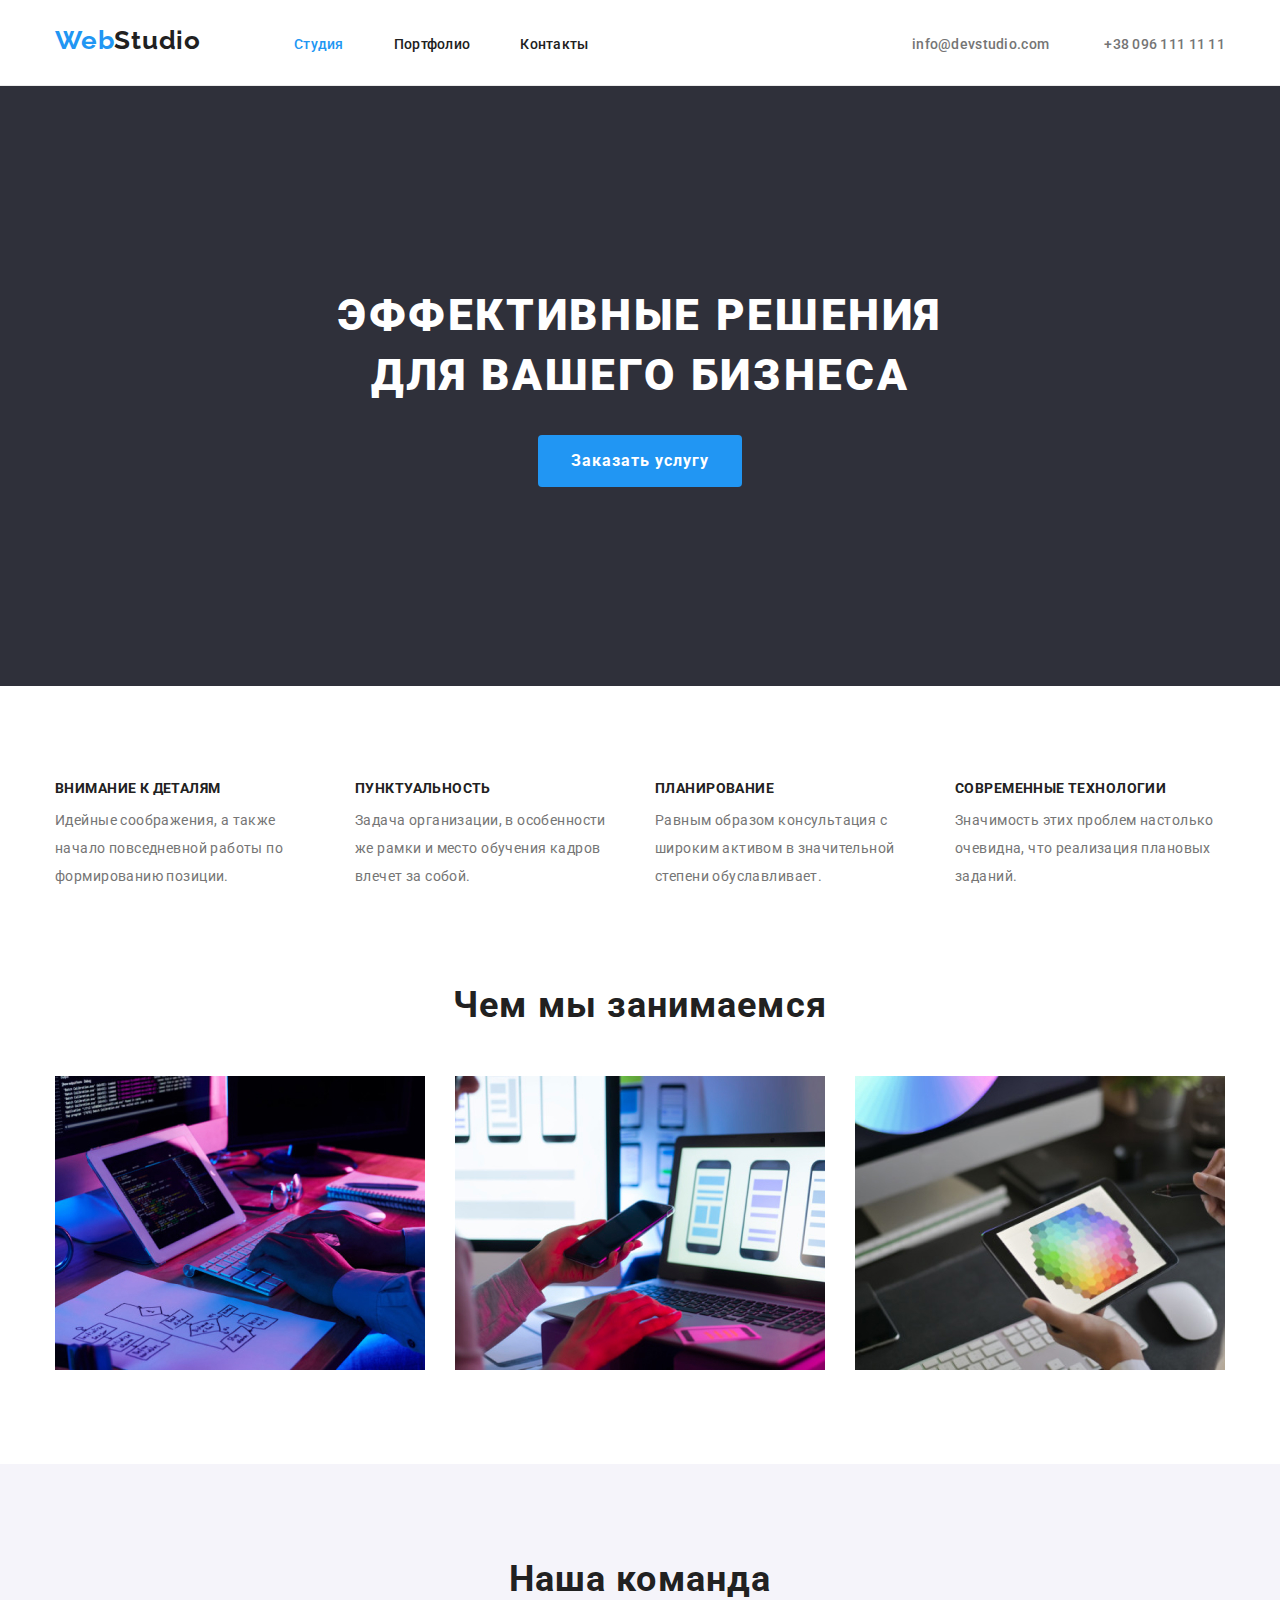
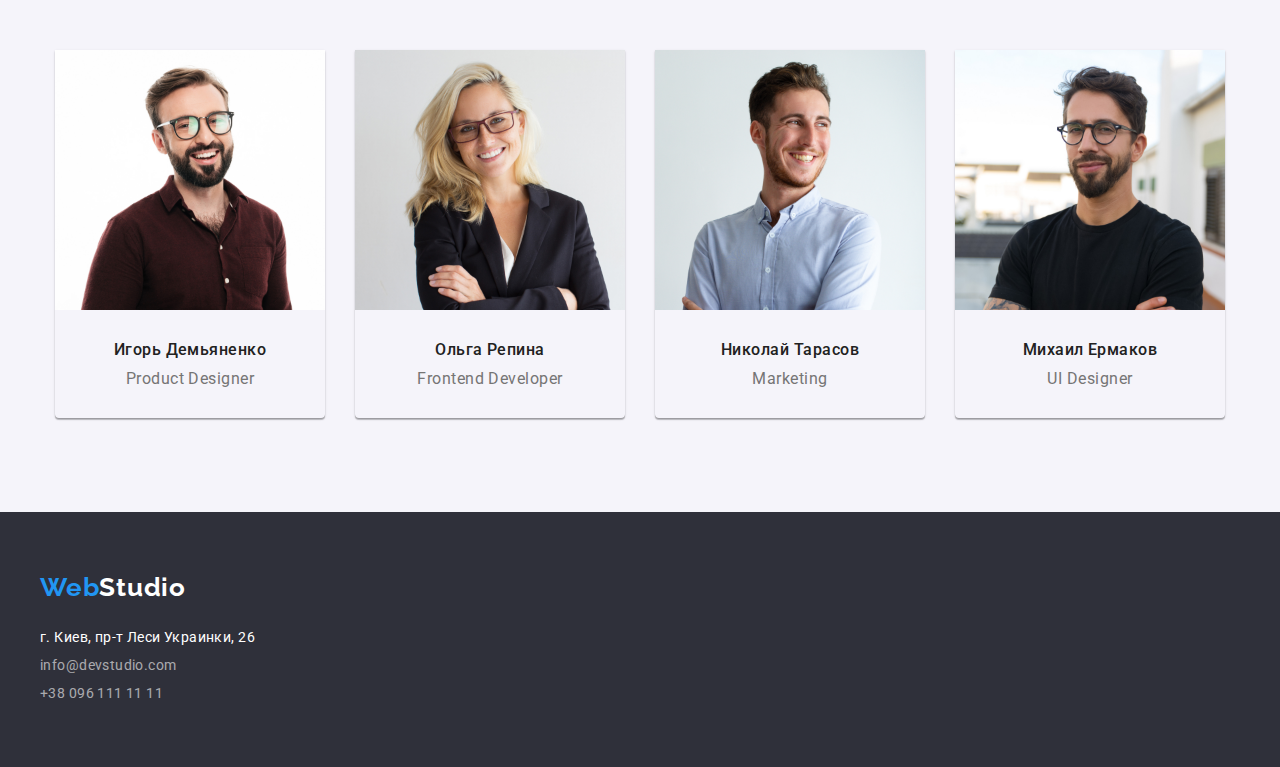
<file: index.html>
<!DOCTYPE html>
<html lang="ru">
  <head>
    <meta charset="UTF-8" />
    <meta name="viewport" content="width=device-width, initial-scale=1.0" />
    <title>WebStudio</title>
    <link rel="stylesheet" href="./css/styles.css" />
    <link
      rel="stylesheet"
      href="https://cdnjs.cloudflare.com/ajax/libs/modern-normalize/0.7.0/modern-normalize.min.css"
    />
    <link
      href="https://fonts.googleapis.com/css2?family=Raleway:wght@400;700&family=Roboto:wght@400;500;700;900&display=swap"
      rel="stylesheet"
    />
  </head>
  <body>
    <header>
      <div class="container leveling">
        <nav class="header__nav">
          <a class="logo" href="./index.html">
            <p>Web<span class="logo_Studio">Studio</span></p>
          </a>
          <ul class="header__list">
            <li class="item"><a class="link current" href="./index.html">Студия</a></li>
            <li class="item"><a class="link" href="./portfolio.html">Портфолио</a></li>
            <li class="item"><a class="link" href="">Контакты</a></li>
          </ul>
        </nav>
        <address class="header__address">
          <a class="addres-link" href="mailto:info@devstudio.com">info@devstudio.com</a>
          <a class="addres-link" href="tell:+380961111111">+38 096 111 11 11</a>
        </address>
      </div>
    </header>
    <main>
      <!-- секція Герой -->
      <section class="hero">
        <div class="hero__bloс">
        <h1 class="title">
          Эффективные решения
          для вашего бизнеса
        </h1>
        <button class="button" type="button">Заказать услугу</button>
        </div>
      </section>
      <!-- секція переваги   -->
      <section class="advantages">
        <div class="container">
          <h2 class="visually-hidden">advantages</h2>
          <ul class="advantages__list">
            <li class="advantages__item">
              <p class="advantages__title">Внимание к деталям</p>
              <p class="advantages__descript">
                Идейные соображения, а также начало повседневной работы по формированию позиции.
              </p>
            </li>
            <li class="advantages__item">
              <p class="advantages__title">Пунктуальность</p>
              <p class="advantages__descript">
                Задача организации, в особенности же рамки и место обучения кадров влечет за собой.
              </p>
            </li>
            <li class="advantages__item">
              <p class="advantages__title">Планирование</p>
              <p class="advantages__descript">
                Равным образом консультация с широким активом в значительной степени обуславливает.
              </p>
            </li>
            <li class="advantages__item">
              <p class="advantages__title">Современные технологии</p>
              <p class="advantages__descript">
                Значимость этих проблем настолько очевидна, что реализация плановых заданий.
              </p>
            </li>
          </ul>
        </div>
      </section>
      <!-- секція чим ми займаємось -->
      <section class="specialty section__joint">
        <div class="container">
          <h2 class="specialty__title">Чем мы занимаемся</h2>
          <ul class="specialty__list">
            <li class="specialty__item">
              <img src="./images/specialty/desktop.jpg" alt="desktop" width="370" height="294" />
            </li>
            <li class="specialty__item">
              <img src="./images/specialty/mobile.jpg" alt="mobile" width="370" height="294" />
            </li>
            <li class="specialty__item">
              <img src="./images/specialty/tablet.jpg" alt="tablet" width="370" height="294" />
            </li>
          </ul>
        </div>
      </section>
      <!-- секція наша команда -->
      <section class="team section__joint">
        <div class="container">
          <h2 class="team__title">Наша команда</h2>
          <ul class="team__list">
            <li class="team__item">
              <img class="team__img" src="./images/team/igor.jpg" alt="Игорь Демьяненко" width="270" height="260" />
              <div class="team__card">
                <h3 class="team__subtitle">Игорь Демьяненко</h3>
                <p class="team__descript">Product Designer</p>
              </div>
            </li>
            <li class="team__item">
              <img class="team__img" src="./images/team/olha.jpg" alt="Ольга Репина" width="270" height="260" />
                <div class="team__card">
                 <h3 class="team__subtitle">Ольга Репина</h3>
                 <p class="team__descript">Frontend Developer</p>
              </div>
            </li>
            <li class="team__item">
              <img class="team__img" src="./images/team/mykola.jpg" alt="Николай Тарасов" width="270" height="260" />
              <div class="team__card">
               <h3 class="team__subtitle">Николай Тарасов</h3>
               <p class="team__descript">Marketing</p>
              </div>
            </li>
            <li class="team__item">
              <img class="team__img" src="./images/team/myhailo.jpg" alt="Михаил Ермаков" width="270" height="260" />
              <div class="team__card">
               <h3 class="team__subtitle">Михаил Ермаков</h3>
               <p class="team__descript">UI Designer</p>
              </div>
            </li>
          </ul>
        </div>
      </section>
    </main>
    <!-- футер -->
    <footer class="page-footer">
      <div class="container">
        <a class="logo" href="./index.html">
          <p>Web<span class="logo_Studio">Studio</span></p>
        </a>
        <address>
          <p class="footer-address">г. Киев, пр-т Леси Украинки, 26</p>
          <a class="footer_link" href="mailto:info@devstudio.com">info@devstudio.com</a>
          <a class="footer_link" href="tell:+380961111111">+38 096 111 11 11</a>
        </address>
      </div>
    </footer>
  </body>
</html>
</file>
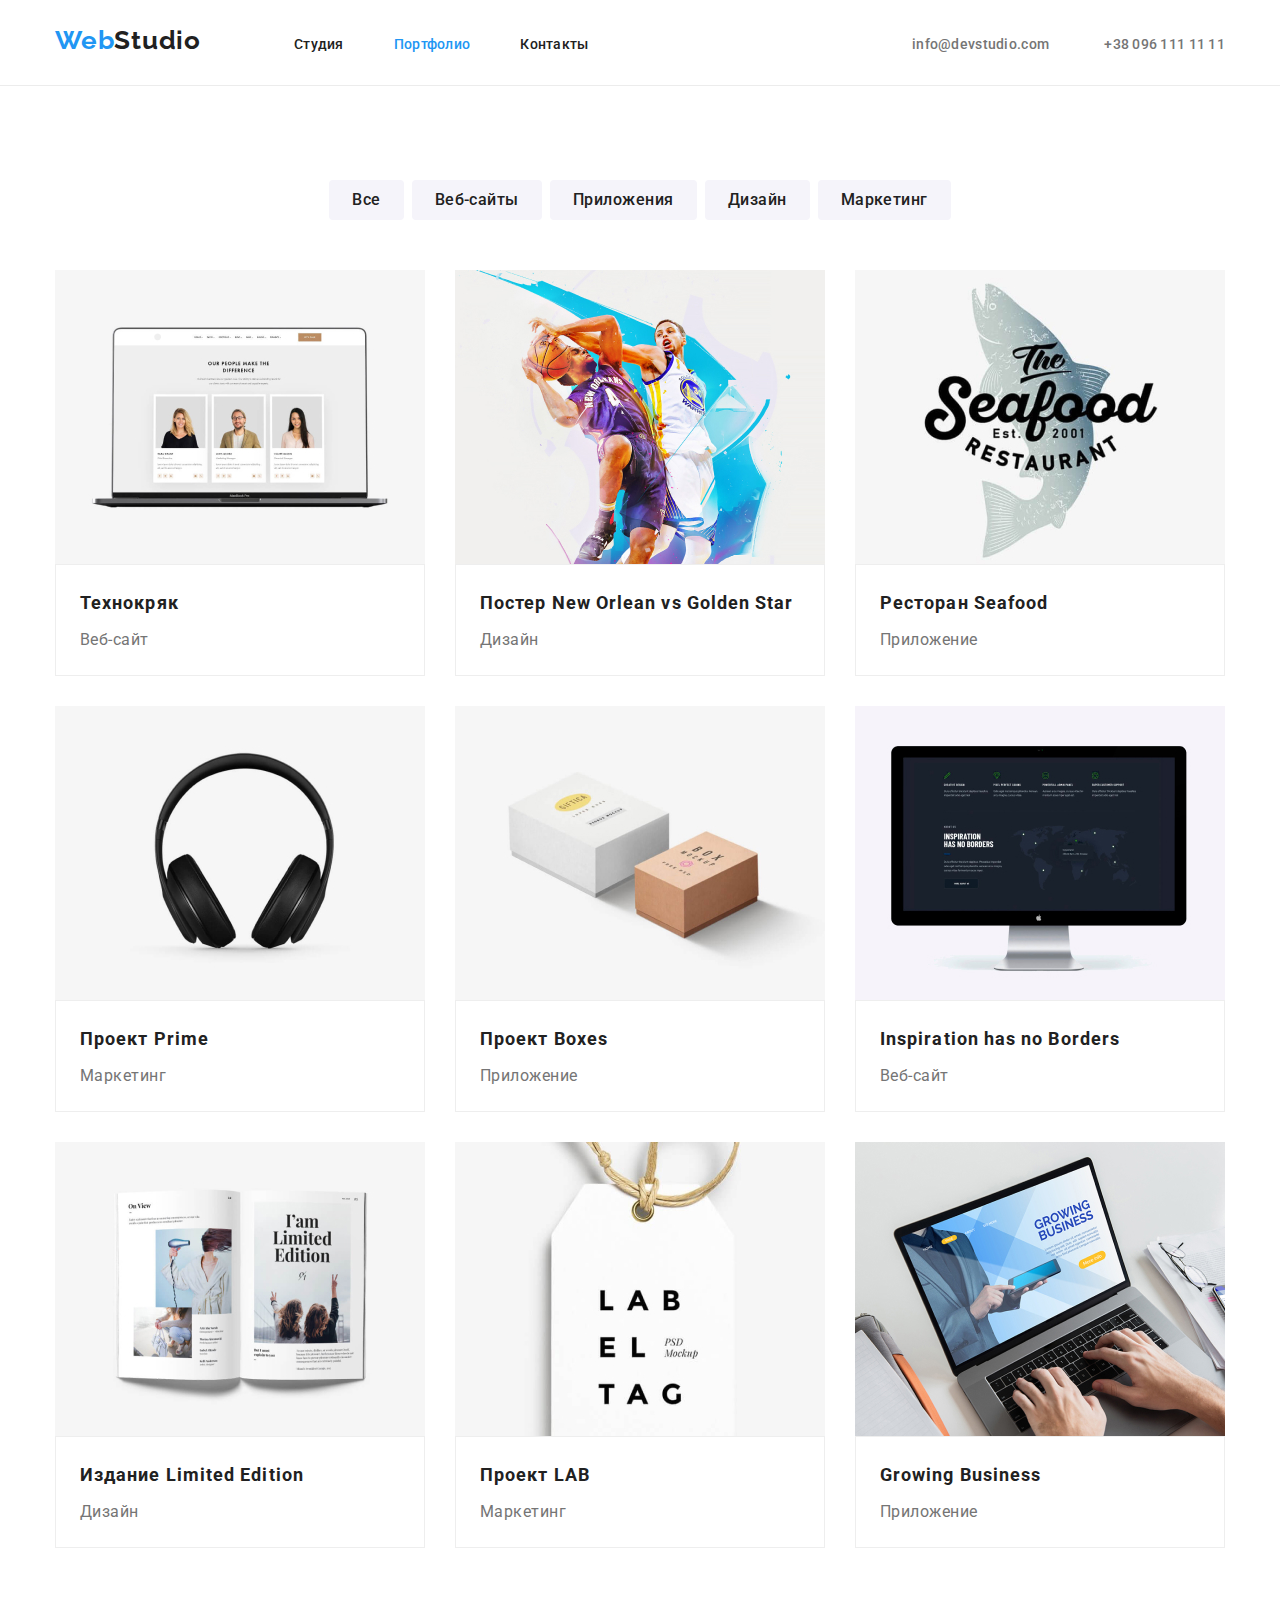
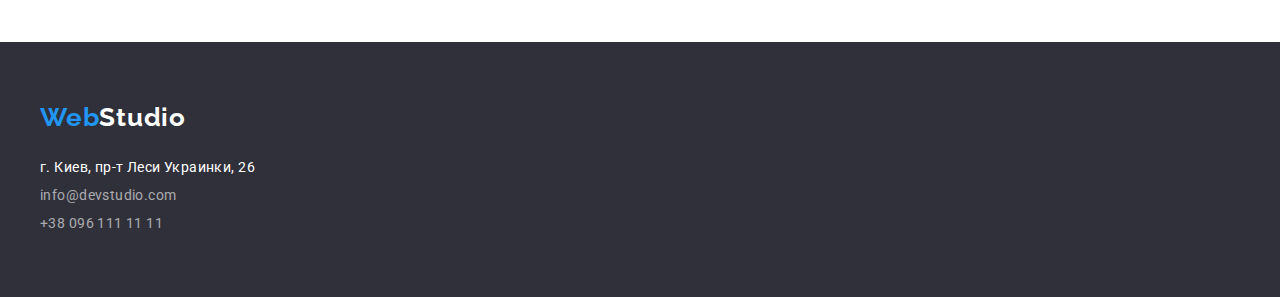
<file: portfolio.html>
<!DOCTYPE html>
<html lang="en">
<head>
  <meta charset="UTF-8">
  <meta name="viewport" content="width=device-width, initial-scale=1.0">
  <title>WebStudio</title>
  <link rel="stylesheet" href="./css/styles.css">
  <link
    rel="stylesheet"
    href="https://cdnjs.cloudflare.com/ajax/libs/modern-normalize/0.7.0/modern-normalize.min.css"
  />
  <link
      href="https://fonts.googleapis.com/css2?family=Raleway:wght@400;700&family=Roboto:wght@400;500;700;900&display=swap"
      rel="stylesheet"
    />
</head>
<body>
  <header>
    <div class="container leveling">
    <nav class="header__nav">
      <a class="logo" href="./index.html"> 
        <p>Web<span class="logo_Studio">Studio</span> </p>
      </a>
      <ul class="header__list"> 
        <li class="item"> <a class="link"  href="./index.html">Студия</a> </li>
        <li class="item"> <a class="link current" href="./portfolio.html">Портфолио</a> </li>
        <li class="item"> <a class="link" href="">Контакты</a> </li>
      </ul>
    </nav>
    <address class="header__address">
      <a class="addres-link" href="mailto:info@devstudio.com">info@devstudio.com</a>
      <a class="addres-link" href="tell:+380961111111">+38 096 111 11 11</a>
    </address>
    </div>
  </header>

  <main>
      <!-- наші проекти  -->
    <section class="our_projects filter section__joint">
      <div class="container">
              <!-- фільтер -->
        <h1 class="visually-hidden" >Portfolio</h1>
      <ul class="filter__list">
        <li class="filter__item"> <button class="button" type="button">Все</button> </li>
        <li class="filter__item"> <button class="button" type="button">Веб-сайты</button> </li>
        <li class="filter__item"> <button class="button" type="button">Приложения</button> </li>
        <li class="filter__item"> <button class="button" type="button">Дизайн</button> </li>
        <li class="filter__item"> <button class="button" type="button">Маркетинг</button> </li>
      </ul>

      <ul class="our_projects__list">
        <li class="our_projects__item">
           <a href="">
              <div class="our_projects__img-hover">
                 <img class="our_projects__img" src="./images/portfolio/p-folio_tehnokriak.jpg" alt="Веб-сайты" width="370px" height="294px" >
                 </div>
          <div class="our_projects__card">
          <h2 class="our_projects__title"> Технокряк</h2> 
          <p class="our_projects__descript">Веб-сайт </p> 
        </div> 
      </a> 
      </li>
        <li class="our_projects__item"> 
          <a href=""> 
            <div class="our_projects__img-hover"> 
              <img class="our_projects__img" src="./images/portfolio/p-folio_poster_New_Orlean.jpg" alt="Постери" width="370px" height="294px" > </div>
          <div class="our_projects__card">
          <h2 class="our_projects__title">Постер New Orlean vs Golden Star </h2> 
          <p class="our_projects__descript">Дизайн </p> 
        </div> 
      </a> 
       </li>
        <li class="our_projects__item"> 
          <a href=""> 
            <div class="our_projects__img-hover">
             <img class="our_projects__img" src="./images/portfolio/p-folio_restaurant_Seafood.jpg" alt="ресторани" width="370px" height="294px" > 
            </div>
          <div class="our_projects__card">
          <h2 class="our_projects__title">Ресторан Seafood </h2>
          <p class="our_projects__descript"> Приложение</p>
         </div>
         </a> 
        </li>
        <li class="our_projects__item">
           <a href="">
              <div class="our_projects__img-hover">
              <img class="our_projects__img" src="./images/portfolio/p-folio_Project_Prime.jpg" alt="Проект Прайм" width="370px" height="294px" >
             </div>
          <div class="our_projects__card">
          <h2 class="our_projects__title"> Проект Prime</h2>
           <p class="our_projects__descript"> Маркетинг</p>
           </div>
           </a>
           </li>
        <li class="our_projects__item"> 
          <a href=""> 
          <div class="our_projects__img-hover">
             <img class="our_projects__img" src="./images/portfolio/p-folio_project_Boxes.jpg" alt="project  Boxes" width="370px" height="294px" > </div>
          <div class="our_projects__card">
          <h2 class="our_projects__title">Проект Boxes </h2>
           <p class="our_projects__descript">Приложение </p>
           </div> 
          </a> 
        </li>
        <li class="our_projects__item">
           <a href="">
           <div class="our_projects__img-hover">
              <img class="our_projects__img" src="./images/portfolio/p-folio_Inspiration_has_no_Borders.jpg" alt="Inspiration has no Borders" width="370px" height="294px" > </div>
          <div class="our_projects__card">
          <h2 class="our_projects__title"> Inspiration has no Borders</h2> 
          <p class="our_projects__descript">Веб-сайт </p>
         </div> 
        </a> 
        </li>
        <li class="our_projects__item"> 
          <a href=""> 
          <div class="our_projects__img-hover">
             <img class="our_projects__img" src="./images/portfolio/p-folio_publication_Limited_Edition.jpg" alt="Издание Limited Edition" width="370px" height="294px" >
             </div>
          <div class="our_projects__card">
          <h2 class="our_projects__title">Издание Limited Edition </h2> 
          <p class="our_projects__descript"> Дизайн</p> 
        </div> 
      </a>
        </li>
        <li class="our_projects__item">
           <a href="">
           <div class="our_projects__img-hover">
              <img class="our_projects__img" src="./images/portfolio/p-folio_project_LAB.jpg" alt="Проект LAB" width="370px" height="294px" > </div>
          <div class="our_projects__card">
          <h2 class="our_projects__title"> Проект LAB</h2>
           <p class="our_projects__descript"> Маркетинг</p>
           </div> </a> </li>
        <li class="our_projects__item">
           <a href="">
           <div class="our_projects__img-hover">
              <img class="our_projects__img" src="./images/portfolio/p-folio_Growing_Business.jpg" alt="Growing Business" width="370px" height="294px" >
             </div>
          <div class="our_projects__card">
          <h2 class="our_projects__title">Growing Business </h2>
           <p class="our_projects__descript">Приложение </p> 
          </div>
         </a> 
        </li>
      </ul>
      </div>
    </>
  </main>

  <!-- футер -->
  <footer class="page-footer">
    <div class="container">
    <a class="logo" href="./index.html"> 
      <p>Web<span class="logo_Studio">Studio</span> </p>
      </a>
    <address>
      <p class="footer-address">г. Киев, пр-т Леси Украинки, 26</p>
      <a class="footer_link" href="mailto:info@devstudio.com">info@devstudio.com</a>
      <a class="footer_link" href="tell:+380961111111">+38 096 111 11 11</a>
    </address>
  </div>
  </footer>
  
</body>
</html>
</file>
<file: css/styles.css>
html {box-sizing: border-box;}

*,
*::before,
*::after {
  box-sizing: inherit;
}

:root {
  --logo-color: #2196F3;
  --descript-color: #757575;
  --addres-footer-color: rgba(255, 255, 255, 0.6);
  --font-color: #212121;
  --background-button: #F5F4FA; 
  --dark-background-color: #FFFFFF;
  --fix: tomato;
}

h1,h2,h3 {margin: 0px;}
a {
  text-decoration: none;
}
ul {
  list-style: none;
  padding: 0px;
  margin: 0px;
}

body {
    margin: 0px;
    font-family: roboto, sans-serif;
    /* font-size: 14px;
    line-height: 1.14;
    letter-spacing: 0.03em; */
    /* background-color: turquoise; */
  }

  img {
    display: block;
     max-width: 100%;
     object-fit: cover;
     height: auto;
  }

.container {
width: 1200px;
padding-right: 15px;
padding-left: 15px;
margin-left: auto;
margin-right: auto;
/* outline: 2px solid var(--fix); */
}


/* =====header===== */
.header__address {
  margin-left: auto;
}
header .item + .item {margin-left: 50px;}

header p {margin: 25px 0px;}
header .link {
  font-family: Roboto;
  font-weight: 500;
  font-size: 14px;
  line-height: 1.43;
  letter-spacing: 0.02em;
  color: var(--font-color);
  display: block;
  padding: 31px 0px;
}
  header .link:hover, header .link:focus {
    color: var(--logo-color);
  }

.logo { color: var(--logo-color) ;
  font-family: Raleway;
  font-weight: bold;
  font-size: 26px;
  line-height: 1.192;
  letter-spacing: 0.03em;

  margin-right: 93px;
 } 
  .logo_Studio { color: var(--font-color);}
  .addres-link:not(:last-child) {margin-right: 50px;}
 

.addres-link 
{font-family: Roboto;
  font-style: normal;
  font-weight: 500;
  font-size: 14px;
  line-height: 1.143;
  letter-spacing: 0.02em;
 color: var(--descript-color);
}
 .addres-link:hover, .addres-link:focus {
color: var(--logo-color);
 }
 
 nav .current {
  color: var(--logo-color);}

  .leveling {display: flex;
    align-items: baseline;
  }
  .header__nav {display: flex;
    align-items: baseline;}
  .header__list {display: flex;}
  header {
    border-bottom: 1px solid #ECECEC;}
    main p {margin-bottom: 0px;}

    
    /* =====section===== */
    .section__joint {
      padding: 94px 0px;
    }

/* =====hero===== */
.hero {
   background-color: #2F303A;}
.hero .title { 
  font-family: Roboto;
  font-weight: 900;
  font-size: 44px;
  line-height: 1.364;
  letter-spacing: 0.06em;
  text-transform: uppercase;
  color: var(--dark-background-color) ; 

margin-bottom: 30px ;}
.hero__bloс {
  /* margin-right: auto;
  margin-left: auto;
  padding:200px 0px;
  text-align: center; 
  max-width: 696px;*/

  display: flex;
  flex-direction: column;
  align-items: center;
  justify-content: center;
  text-align: center; 
  max-width: 696px;
  min-height: 600px;
  margin: auto;
  padding: 0px 15px;
  
}

  /* =====button===== */
  .button {cursor: pointer;
  }
  .hero .button {
font-family: Roboto;
font-style: normal;
font-weight: bold;
font-size: 16px;
line-height: 1.875;
/* align-items: center; */
text-align: center;
letter-spacing: 0.06em;
color: var(--dark-background-color);
background-color: var(--logo-color);
padding: 10px 32px;
  }
/* =====filter===== */
  .filter .button {
    font-family: Roboto;
    font-weight: 500;
    font-size: 16px;
    line-height: 1.625;
    text-align: center;
    letter-spacing: 0.03em;
    color: var(--font-color);
    background: var(--background-button);

    padding: 6px 22px;
  }
  .button:hover, .button:focus {
color: var(--dark-background-color);
background-color: var(--logo-color);
  }
  .button {
    display: inline-block;
    border-radius: 4px;
    border: 1px solid transparent;
    
  }
/* .bbbutton {border-radius: 4px;
  font-size: 16px;
  padding: 6px 22px;
  display: inline-block;
  font-family: inherit;
  font-weight: bold;
  text-align: center;
  border: 1px solid transparent;


  color: tomato;
  background-color: blue;
  line-height: 1.88;
  letter-spacing: 0.06em;
  padding: 10px 32px;} */


/* =====advantages===== */
.advantages {
  padding-top: 94px;
}
.advantages__list {
  display: flex;}

.advantages__item:not(:last-child) {margin-right: 30px;
}
.advantages__item {
  width: calc((100% - 90px) / 3);
}

.advantages__title{
  font-family: Roboto;
font-weight: bold;
font-size: 14px;
line-height: 1.143;
letter-spacing: 0.03em;
text-transform: uppercase;
color: var(--font-color);

margin-top: 0px;
margin-bottom: 10px;
}
.advantages__descript {
  font-family: Roboto;
  font-weight: normal;
  font-size: 14px;
  line-height: 2;
  letter-spacing: 0.03em;
  color:var(--descript-color);
  margin: 0px ;}

  /* =====specialty===== */
  .specialty {
      }
  .specialty__list {
    display: flex;
  }
  .specialty__item {
    width: calc((100% - 60px) / 3);
    /* flex-basis: calc((100% - 60px)/3); */
  }
  .specialty__item + .specialty__item {
    margin-left: 30px;
  }

     /* =====надання фоткам адаптації===== */
  .specialty__item img {
    display: block;
     max-width: 100%;
     object-fit: cover;
  }
  /* =====надання фоткам адаптації===== */


.specialty__title {
font-family: Roboto;
font-weight: bold;
font-size: 36px;
line-height: 1.167;
text-align: center;
letter-spacing: 0.03em;
color: var(--font-color);

 margin-bottom: 50px;
}

/* =====team===== */
.team {
  background-color: var(--background-button);
  }
.team__list {
  display: flex;
}
.team__item + .team__item { 
  margin-left: 30px ;
}
.team__item {
  width: calc((100% - 90px)/3);
  box-shadow: 0px 1px 3px rgba(0, 0, 0, 0.12), 0px 1px 1px rgba(0, 0, 0, 0.14), 0px 2px 1px rgba(0, 0, 0, 0.2);
border-radius: 0px 0px 4px 4px;
}
.team__title{
  font-family: Roboto;
    font-weight: bold;
  font-size: 36px;
  line-height: 1.167;
  text-align: center;
  letter-spacing: 0.03em;
  color: var(--font-color);

  margin-bottom: 50px;
}
.team__img {
}
.team__card {
  padding-bottom: 30px;
  padding-top: 30px;
  
}
.team__subtitle {font-family: Roboto;
  font-weight: 500;
  font-size: 16px;
  line-height: 1.1875;
  text-align: center;
  letter-spacing: 0.03em;
  color: var(--font-color);

  margin-bottom: 10px;
  }
  .team__descript {
    font-family: Roboto;
font-weight: normal;
font-size: 16px;
line-height: 1.1875;
text-align: center;
letter-spacing: 0.03em;
color:var(--descript-color);

margin-bottom: 0px;
margin-top: 0px;
  }

  
/* =====Portfolio===== */
.our_projects a {
  display: block;}
.our_projects {
  }
.our_projects__img-hover {
  }
.our_projects__card {
  padding: 20px 24px;

background: #FFFFFF;
border: 1px solid #EEEEEE;
box-sizing: border-box;
}
.our_projects__title {
  font-family: Roboto;
font-weight: bold;
font-size: 18px;
line-height: 2;
letter-spacing: 0.06em;
color:var(--font-color);

margin-bottom: 4px;
}
.our_projects__descript {
  font-family: Roboto;
font-weight: normal;
font-size: 16px;
line-height: 1.875;
letter-spacing: 0.03em;
color: var(--descript-color);

margin-top: 0px;
margin-bottom: 0px;
}

/* =====filter===== */
.filter {
  }
.filter__list {
  display: flex;
  justify-content: center;
  margin-bottom: 50px;
}
.filter__item:not(:last-child) {
  margin-right: 8px;
}

/* =====our_projects__list===== */
.our_projects__list {
  display: flex;
  flex-wrap: wrap;
  }
  .our_projects__item:not(:nth-child(3n)) {
    margin-right: 30px;
  }
  .our_projects__item:not(:nth-last-child(-n+3)) {
    margin-bottom: 30px;
  } 
  .our_projects__item {
    width: calc((100% - 60px)/3);
  }

  /* =====footer===== */
.page-footer .container {
  padding:60px 0px ;}
.page-footer p {
  margin-top: 0px;
  margin-bottom: 0px;}
.page-footer .logo {
  display: inline-block;
  margin-right: 0px;
  padding-bottom: 20px;
}
.page-footer .logo_Studio {
  color: var(--dark-background-color);}
.page-footer {
  background-color: #2F303A;
}
.page-footer address { 
  color: var(--dark-background-color);
  font-family: Roboto;
  letter-spacing: 0.03em;
  font-weight: normal;
  font-size: 14px;
  line-height: 2;

  display: flex;
  flex-direction: column;
  font-style: normal;
  }
  .footer_link:hover, .footer_link:focus { 
 color: var(--logo-color);
  }
.page-footer address a {
  color: rgba(255, 255, 255, 0.6);
 }


/* ====кусочок коду для приховування непотрібно-технічного заголовку===
===hidden=== */
.visually-hidden {
  position: absolute !important;
  clip: rect(1px 1px 1px 1px);
  clip: rect(1px, 1px, 1px, 1px);
  padding:0 !important;
  border:0 !important;
  height: 1px !important; 
  width: 1px !important; 
  overflow: hidden;}
</file>
